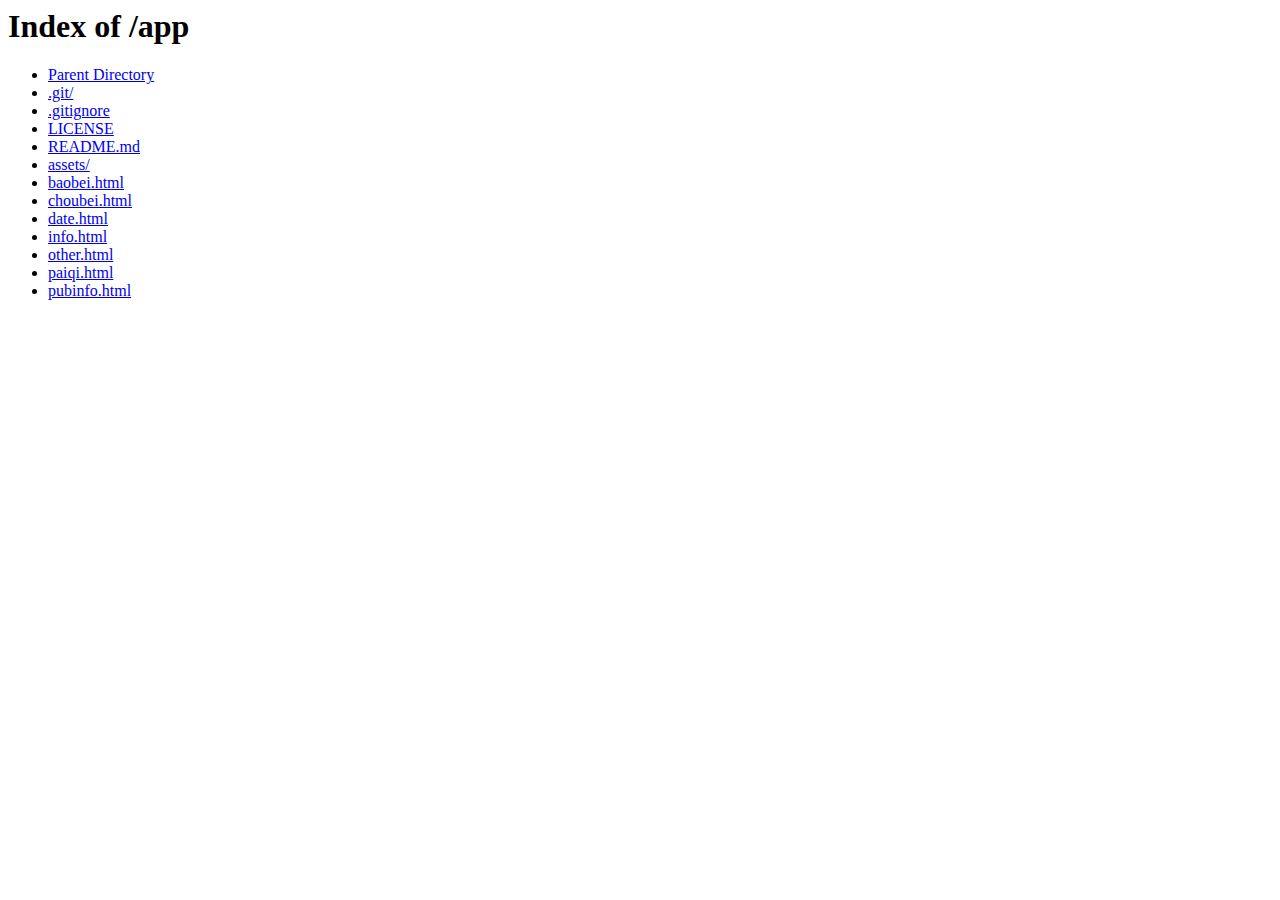
<file: index.html>
<!DOCTYPE html PUBLIC "-//W3C//DTD HTML 3.2 Final//EN">
<!-- saved from url=(0033)http://workspace.wushuyi.com/app/ -->
<html><head><meta http-equiv="Content-Type" content="text/html; charset=UTF-8">
  <title>Index of /app</title>
 </head>
 <body>
<h1>Index of /app</h1>
<ul><li><a href="http://workspace.wushuyi.com/"> Parent Directory</a></li>
<li><a href="http://workspace.wushuyi.com/app/.git/"> .git/</a></li>
<li><a href="http://workspace.wushuyi.com/app/.gitignore"> .gitignore</a></li>
<li><a href="http://workspace.wushuyi.com/app/LICENSE"> LICENSE</a></li>
<li><a href="http://workspace.wushuyi.com/app/README.md"> README.md</a></li>
<li><a href="http://workspace.wushuyi.com/app/assets/"> assets/</a></li>
<li><a href="http://workspace.wushuyi.com/app/baobei.html"> baobei.html</a></li>
<li><a href="http://workspace.wushuyi.com/app/choubei.html"> choubei.html</a></li>
<li><a href="http://workspace.wushuyi.com/app/date.html"> date.html</a></li>
<li><a href="http://workspace.wushuyi.com/app/info.html"> info.html</a></li>
<li><a href="http://workspace.wushuyi.com/app/other.html"> other.html</a></li>
<li><a href="http://workspace.wushuyi.com/app/paiqi.html"> paiqi.html</a></li>
<li><a href="http://workspace.wushuyi.com/app/pubinfo.html"> pubinfo.html</a></li>
</ul>

</body></html>
</file>
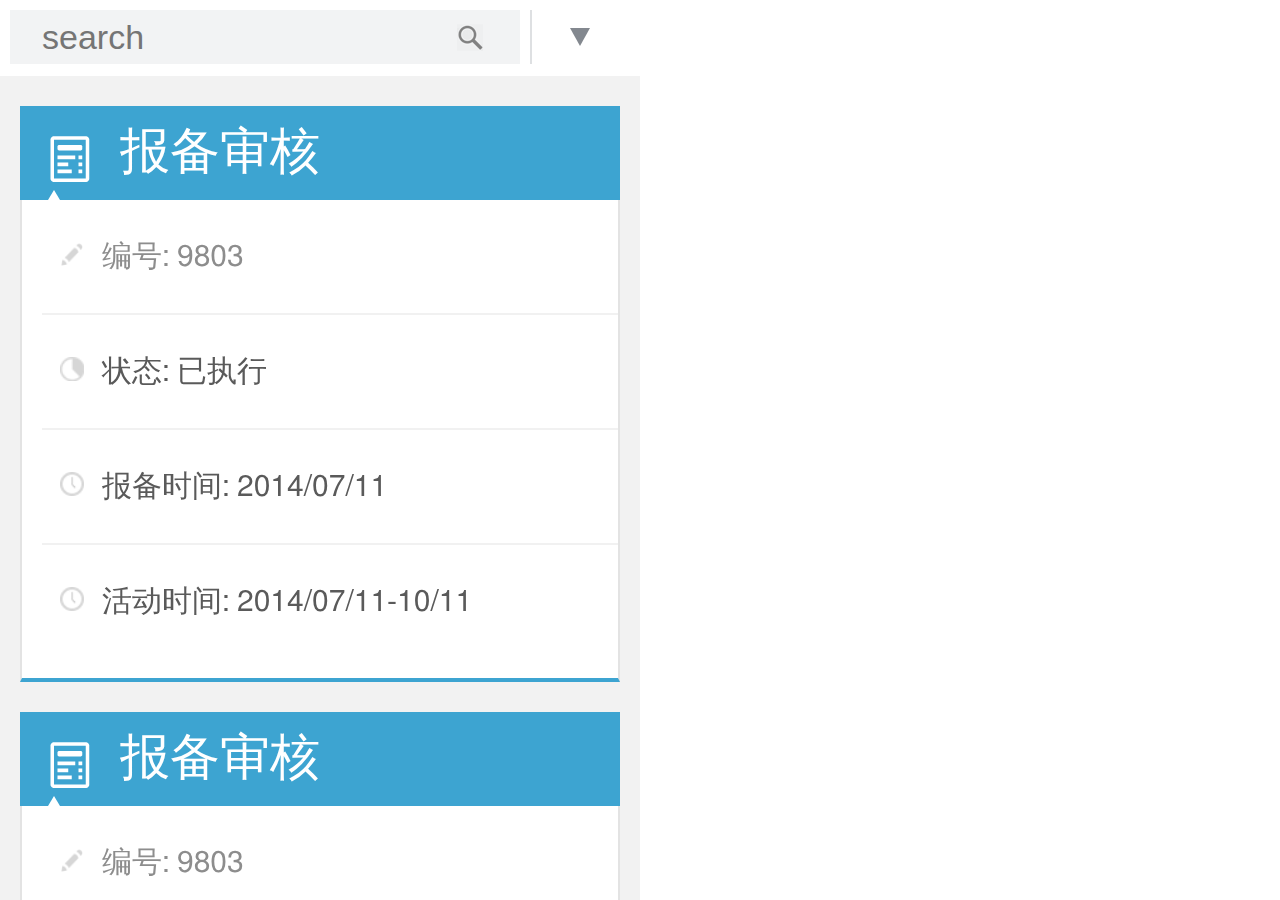
<file: baobei.html>
<!doctype html>
<!--[if lt IE 7 ]> <html class="ie ie6 ie-lt10 ie-lt9 ie-lt8 ie-lt7 no-js" lang="en"> <![endif]-->
<!--[if IE 7 ]>    <html class="ie ie7 ie-lt10 ie-lt9 ie-lt8 no-js" lang="en"> <![endif]-->
<!--[if IE 8 ]>    <html class="ie ie8 ie-lt10 ie-lt9 no-js" lang="en"> <![endif]-->
<!--[if IE 9 ]>    <html class="ie ie9 ie-lt10 no-js" lang="en"> <![endif]-->
<!--[if gt IE 9]><!-->
<html class="no-js" lang="en">
	<!--<![endif]-->
	<head>
		<meta charset="utf-8">
		<meta http-equiv="X-UA-Compatible" content="IE=edge,chrome=1">
		<title></title>
		<meta name="author" content="shuyi.wu" />
		<meta name="Copyright" content="wangfan" />
		<meta name="viewport" id="viewport" content="user-scalable=no">
		
		<link rel="stylesheet" href="assets/css/reset.css" />
		<link rel="stylesheet" href="assets/css/style.css" />
		<meta name="viewport" content="width=640, target-densitydpi=device-dpi, user-scalable=no">
		<script src="assets/js/libs/adapt_version_1.3.js"></script>
		<script src="assets/js/libs/prefixfree-1.0.7.min.js"></script>
		<script src="assets/js/libs/modernizr-2.8.2.min.js"></script>
		<script>
			window.pgName = 'baobei';
		</script>
	</head>
	<body>
		
		<div class="wrapper">
			<div id="topBox">
				<div class="selectBox">
					<input class="searchValue" type="text" maxlength="30" placeholder="search" name="searchValue" />
					<button class="searchSubmit" type="submit"></button>
				</div>
				<div class="nav">
					<div class="navPop">
						<ul>
							<li class="tit_date">排期</li>
							<li class="tit_choubei">筹备表</li>
							<li class="tit_baobei">报备</li>
							<li class="tit_other">其它</li>
						</ul>
					</div>
				</div>
			</div>
			<div id="center">
				<div class="scroll">
					<div class="msg msgBaobei">
						<div class="msgTit">报备审核</div>
						<ul>
							<li class="iconPen light">编号: 9803</li>
							<li class="iconStats">状态: 已执行</li>
							<li class="iconClock">报备时间: 2014/07/11</li>
							<li class="iconClock">活动时间: 2014/07/11-10/11</li>
						</ul>
					</div>
					<div class="msg msgBaobei">
						<div class="msgTit">报备审核</div>
						<ul>
							<li class="iconPen light">编号: 9803</li>
							<li class="iconStats">状态: 已执行</li>
							<li class="iconClock">报备时间: 2014/07/11</li>
							<li class="iconClock">活动时间: 2014/07/11-10/11</li>
						</ul>
					</div>
					<div class="msg msgBaobei">
						<div class="msgTit">报备审核</div>
						<ul>
							<li class="iconPen light">编号: 9803</li>
							<li class="iconStats">状态: 已执行</li>
							<li class="iconClock">报备时间: 2014/07/11</li>
							<li class="iconClock">活动时间: 2014/07/11-10/11</li>
						</ul>
					</div>
					<div class="msg msgBaobei">
						<div class="msgTit">报备审核</div>
						<ul>
							<li class="iconPen light">编号: 9803</li>
							<li class="iconStats">状态: 已执行</li>
							<li class="iconClock">报备时间: 2014/07/11</li>
							<li class="iconClock">活动时间: 2014/07/11-10/11</li>
						</ul>
					</div>
				</div>
			</div>
		</div>
		<script src="assets/js/libs/jquery-1.11.1.min.js"></script>
		<script src="assets/js/libs/iscroll-5.1.1.min.js"></script>
		<script src="assets/js/functions.js"></script>
	</body>
</html>
</file>
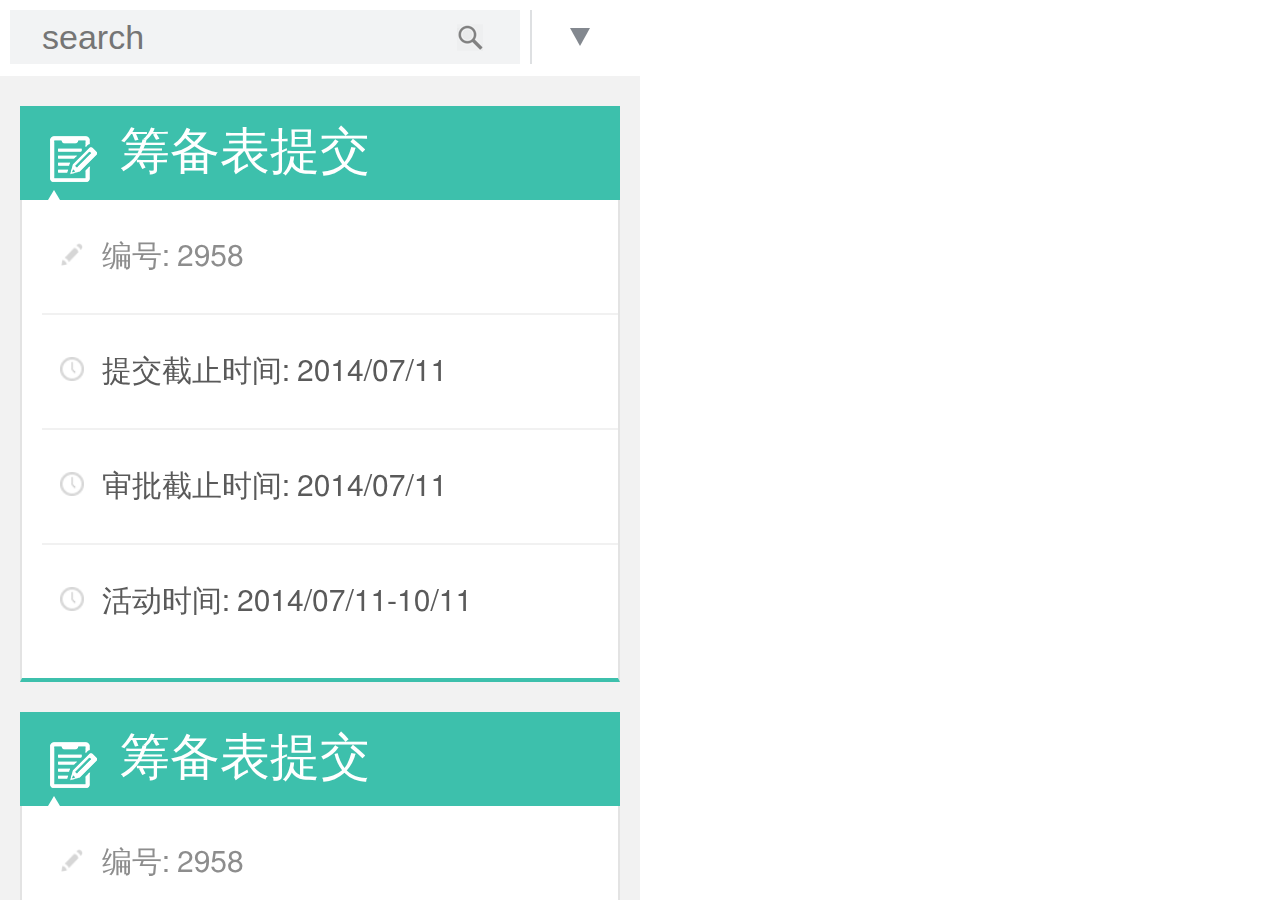
<file: choubei.html>
<!doctype html>
<!--[if lt IE 7 ]> <html class="ie ie6 ie-lt10 ie-lt9 ie-lt8 ie-lt7 no-js" lang="en"> <![endif]-->
<!--[if IE 7 ]>    <html class="ie ie7 ie-lt10 ie-lt9 ie-lt8 no-js" lang="en"> <![endif]-->
<!--[if IE 8 ]>    <html class="ie ie8 ie-lt10 ie-lt9 no-js" lang="en"> <![endif]-->
<!--[if IE 9 ]>    <html class="ie ie9 ie-lt10 no-js" lang="en"> <![endif]-->
<!--[if gt IE 9]><!-->
<html class="no-js" lang="en">
	<!--<![endif]-->
	<head>
		<meta charset="utf-8">
		<meta http-equiv="X-UA-Compatible" content="IE=edge,chrome=1">
		<title></title>
		<meta name="author" content="shuyi.wu" />
		<meta name="Copyright" content="wangfan" />
		<meta name="viewport" id="viewport" content="user-scalable=no">
		
		<link rel="stylesheet" href="assets/css/reset.css" />
		<link rel="stylesheet" href="assets/css/style.css" />
		<meta name="viewport" content="width=640, target-densitydpi=device-dpi, user-scalable=no">
		<script src="assets/js/libs/adapt_version_1.3.js"></script>
		<script src="assets/js/libs/prefixfree-1.0.7.min.js"></script>
		<script src="assets/js/libs/modernizr-2.8.2.min.js"></script>
		<script>
			window.pgName = 'choubei';
		</script>
	</head>
	<body>
		
		<div class="wrapper">
			<div id="topBox">
				<div class="selectBox">
					<input class="searchValue" type="text" maxlength="30" placeholder="search" name="searchValue" />
					<button class="searchSubmit" type="submit"></button>
				</div>
				<div class="nav">
					<div class="navPop">
						<ul>
							<li class="tit_date">排期</li>
							<li class="tit_choubei">筹备表</li>
							<li class="tit_baobei">报备</li>
							<li class="tit_other">其它</li>
						</ul>
					</div>
				</div>
			</div>
			<div id="center">
				<div class="scroll">
					<div class="msg msgChoubei">
						<div class="msgTit">筹备表提交</div>
						<ul>
							<li class="iconPen light">编号: 2958</li>
							<li class="iconClock">提交截止时间: 2014/07/11</li>
							<li class="iconClock">审批截止时间: 2014/07/11</li>
							<li class="iconClock">活动时间: 2014/07/11-10/11</li>
						</ul>
					</div>
					<div class="msg msgChoubei">
						<div class="msgTit">筹备表提交</div>
						<ul>
							<li class="iconPen light">编号: 2958</li>
							<li class="iconClock">提交截止时间: 2014/07/11</li>
							<li class="iconClock">审批截止时间: 2014/07/11</li>
							<li class="iconClock">活动时间: 2014/07/11-10/11</li>
						</ul>
					</div>
					<div class="msg msgChoubei">
						<div class="msgTit">筹备表提交</div>
						<ul>
							<li class="iconPen light">编号: 2958</li>
							<li class="iconClock">提交截止时间: 2014/07/11</li>
							<li class="iconClock">审批截止时间: 2014/07/11</li>
							<li class="iconClock">活动时间: 2014/07/11-10/11</li>
						</ul>
					</div>
					<div class="msg msgChoubei">
						<div class="msgTit">筹备表提交</div>
						<ul>
							<li class="iconPen light">编号: 2958</li>
							<li class="iconClock">提交截止时间: 2014/07/11</li>
							<li class="iconClock">审批截止时间: 2014/07/11</li>
							<li class="iconClock">活动时间: 2014/07/11-10/11</li>
						</ul>
					</div>
				</div>
			</div>
		</div>
		<script src="assets/js/libs/jquery-1.11.1.min.js"></script>
		<script src="assets/js/libs/iscroll-5.1.1.min.js"></script>
		<script src="assets/js/functions.js"></script>
	</body>
</html>
</file>
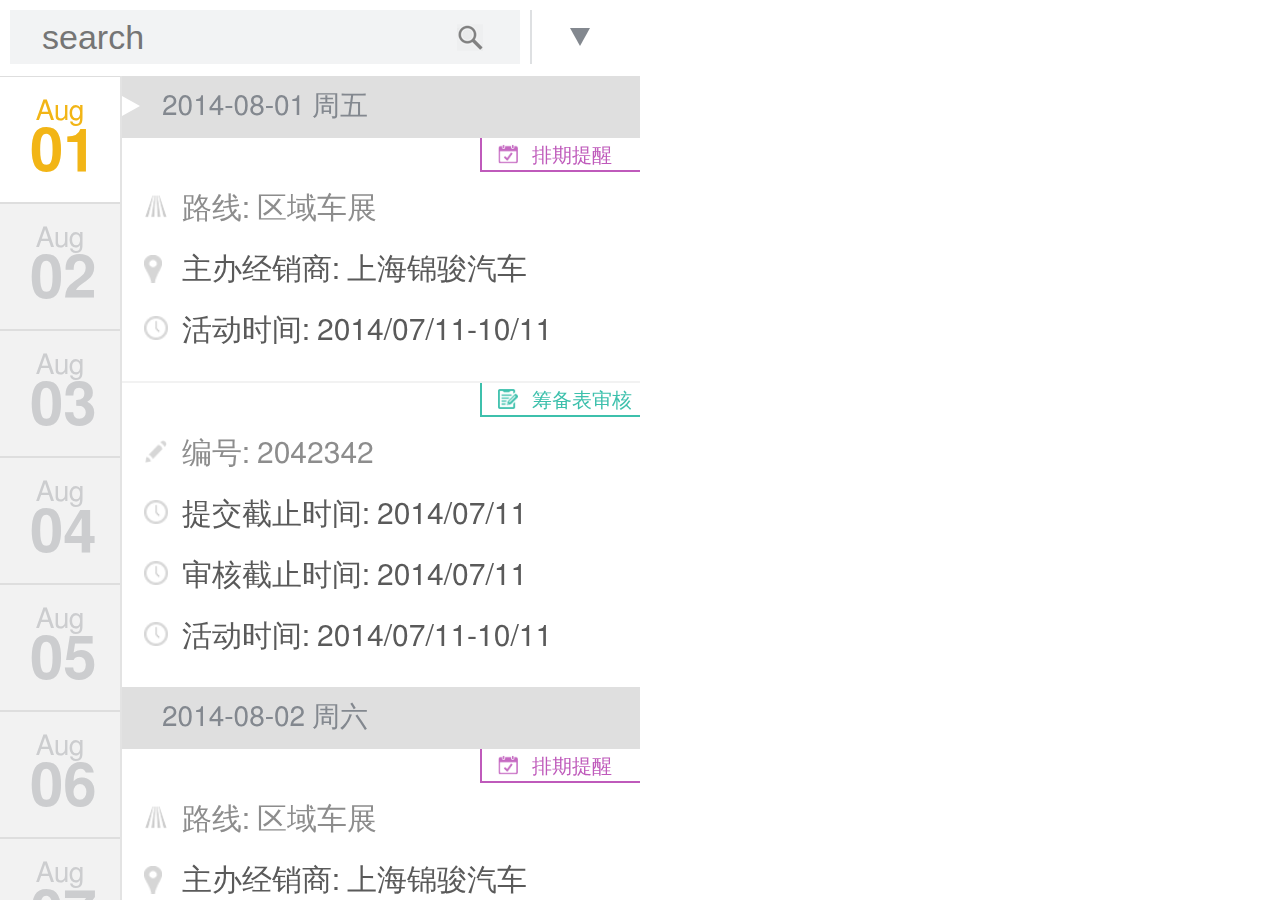
<file: date.html>
<!doctype html>
<!--[if lt IE 7 ]> <html class="ie ie6 ie-lt10 ie-lt9 ie-lt8 ie-lt7 no-js" lang="en"> <![endif]-->
<!--[if IE 7 ]>    <html class="ie ie7 ie-lt10 ie-lt9 ie-lt8 no-js" lang="en"> <![endif]-->
<!--[if IE 8 ]>    <html class="ie ie8 ie-lt10 ie-lt9 no-js" lang="en"> <![endif]-->
<!--[if IE 9 ]>    <html class="ie ie9 ie-lt10 no-js" lang="en"> <![endif]-->
<!--[if gt IE 9]><!-->
<html class="no-js" lang="en">
	<!--<![endif]-->
	<head>
		<meta charset="utf-8">
		<meta http-equiv="X-UA-Compatible" content="IE=edge,chrome=1">
		<title></title>
		<meta name="author" content="shuyi.wu" />
		<meta name="Copyright" content="wangfan" />
		<meta name="viewport" id="viewport" content="user-scalable=no">
		
		<link rel="stylesheet" href="assets/css/reset.css" />
		<link rel="stylesheet" href="assets/css/style.css" />
		<meta name="viewport" content="width=640, target-densitydpi=device-dpi, user-scalable=no">
		<script src="assets/js/libs/adapt_version_1.3.js"></script>
		<script src="assets/js/libs/prefixfree-1.0.7.min.js"></script>
		<script src="assets/js/libs/modernizr-2.8.2.min.js"></script>
		<script>
			window.pgName = 'date';
		</script>
	</head>
	<body>
	<div class="wrapper">
		<div id="topBox">
			<div class="selectBox">
				<input class="searchValue" type="text" maxlength="30" placeholder="search" name="searchValue" />
				<button class="searchSubmit" type="submit"></button>
			</div>
			<div class="nav">
				<div class="navPop">
					<ul>
						<li class="tit_date">排期</li>
						<li class="tit_choubei">筹备表</li>
						<li class="tit_baobei">报备</li>
						<li class="tit_other">其它</li>
					</ul>
				</div>
			</div>
		</div>
		<div id="center">
			<div id="dateLeft">
				<div class="scroll"></div>
			</div>
			<div id="dateRight">
				<div class="scroll">
					<!--
					<div class="msg msgDate">
						<div class="msgTit">2014-07-21 周一</div>
						<div class="pqtx">
							<div class="tit">排期提醒</div>
							<ul>
								<li class="iconLine light">路线: 区域车展D</li>
								<li class="iconAddr">主办经销商: 上海锦骏汽车</li>
								<li class="iconClock">活动时间: 2014/07/11-10/11</li>
							</ul>
						</div>
						<div class="cbbsh">
							<div class="tit">筹备表审核</div>
							<ul>
								<li class="iconPen light">编号: 2042342</li>
								<li class="iconClock">提交截止时间: 2014/07/11</li>
								<li class="iconClock">审核截止时间: 2014/07/11</li>
								<li class="iconClock">活动时间: 2014/07/11-10/11</li>
							</ul>
						</div>
					</div>
					-->
				</div>
			</div>
		</div>
	</div>
	<script src="assets/js/libs/jquery-1.11.1.min.js"></script>
	<script src="assets/js/libs/iscroll-probe.js"></script>
	<script src="assets/js/libs/xdate.js"></script>
	<script src="assets/js/functions.js"></script>
	</body>
	</html>
</file>
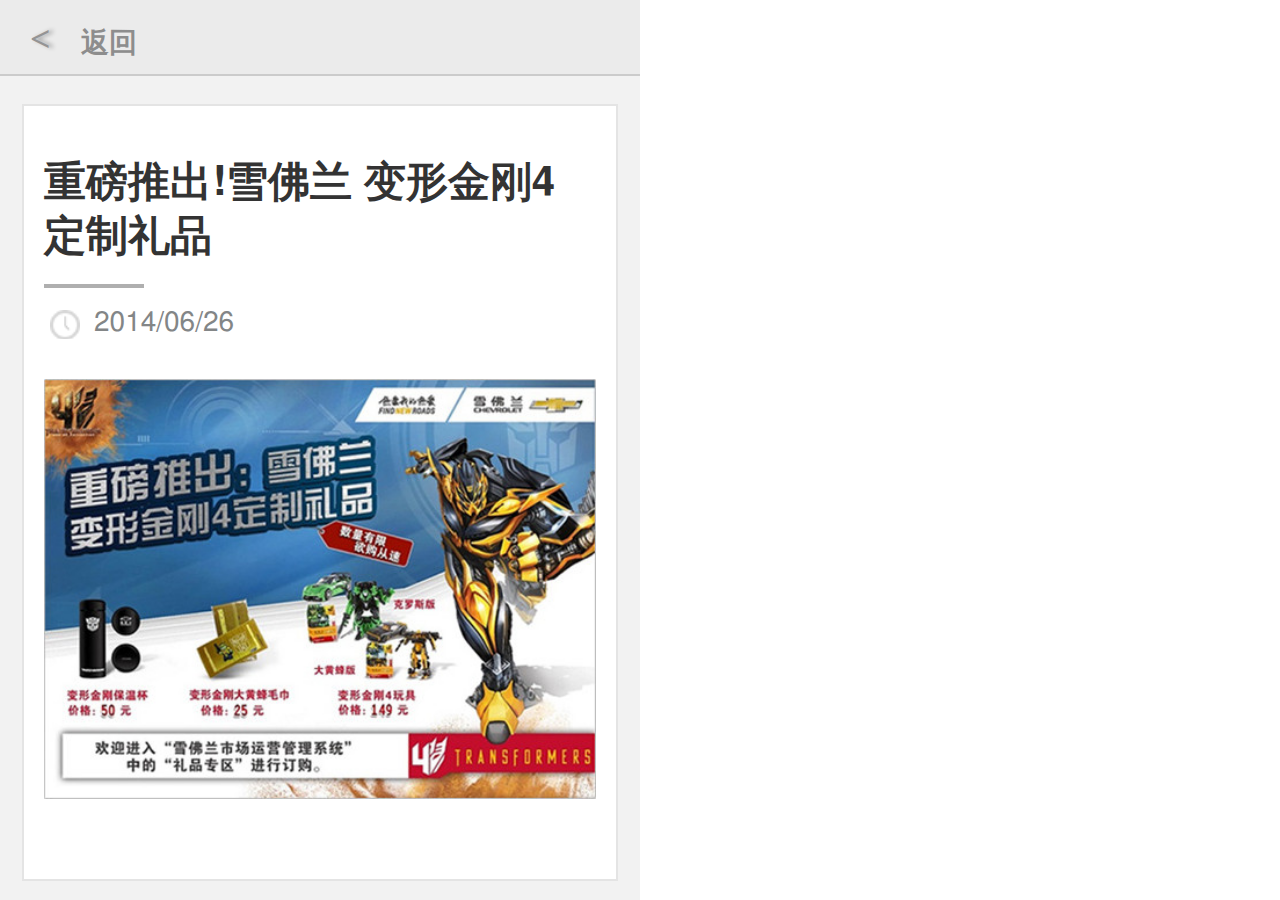
<file: info.html>
<!doctype html>
<!--[if lt IE 7 ]> <html class="ie ie6 ie-lt10 ie-lt9 ie-lt8 ie-lt7 no-js" lang="en"> <![endif]-->
<!--[if IE 7 ]>    <html class="ie ie7 ie-lt10 ie-lt9 ie-lt8 no-js" lang="en"> <![endif]-->
<!--[if IE 8 ]>    <html class="ie ie8 ie-lt10 ie-lt9 no-js" lang="en"> <![endif]-->
<!--[if IE 9 ]>    <html class="ie ie9 ie-lt10 no-js" lang="en"> <![endif]-->
<!--[if gt IE 9]><!-->
<html class="no-js" lang="en">
	<!--<![endif]-->
	<head>
		<meta charset="utf-8">
		<meta http-equiv="X-UA-Compatible" content="IE=edge,chrome=1">
		<title></title>
		<meta name="author" content="shuyi.wu" />
		<meta name="Copyright" content="wangfan" />
		<meta name="viewport" id="viewport" content="user-scalable=no">
		
		<link rel="stylesheet" href="assets/css/reset.css" />
		<link rel="stylesheet" href="assets/css/info.css" />
		<meta name="viewport" content="width=640, target-densitydpi=device-dpi, user-scalable=no">
		<script src="assets/js/libs/adapt_version_1.3.js"></script>
		<script src="assets/js/libs/prefixfree-1.0.7.min.js"></script>
		<script src="assets/js/libs/modernizr-2.8.2.min.js"></script>
		<script>
			window.pgName = 'info';
		</script>
	</head>
	<body>
		<div class="wrapper">
			<div id="topBox">
				<div class="goback">
					<span class="icon"><</span>
					<h4>返回</h4>
				</div>
			</div>
			<div id="center">
				<div class="scroll">
					<div class="info_main">
						<h1 class="info_title">重磅推出!雪佛兰 变形金刚4 定制礼品</h1>
						<h2 class="info_date">2014/06/26</h2>
						<div class="info_center">
							<img style="display: block; margin: 0 auto; width: 100%;" src="assets/image/info_img.jpg" />
						</div>
					</div>
				</div>
			</div>
		</div>
		<script src="assets/js/libs/jquery-1.11.1.min.js"></script>
		<script src="assets/js/libs/iscroll-5.1.1.min.js"></script>
		<script src="assets/js/functions.js"></script>
	</body>
</html>
</file>
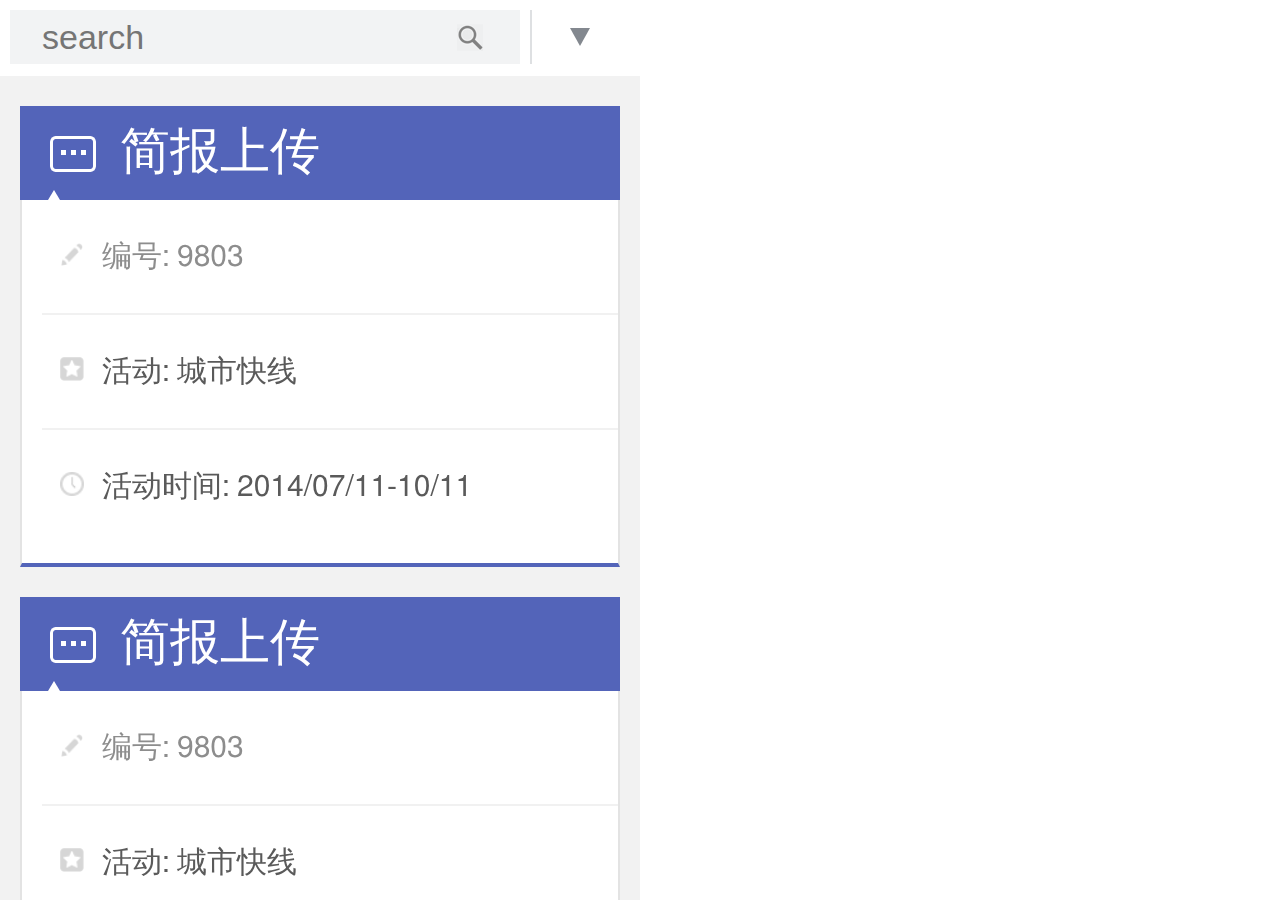
<file: other.html>
<!doctype html>
<!--[if lt IE 7 ]> <html class="ie ie6 ie-lt10 ie-lt9 ie-lt8 ie-lt7 no-js" lang="en"> <![endif]-->
<!--[if IE 7 ]>    <html class="ie ie7 ie-lt10 ie-lt9 ie-lt8 no-js" lang="en"> <![endif]-->
<!--[if IE 8 ]>    <html class="ie ie8 ie-lt10 ie-lt9 no-js" lang="en"> <![endif]-->
<!--[if IE 9 ]>    <html class="ie ie9 ie-lt10 no-js" lang="en"> <![endif]-->
<!--[if gt IE 9]><!-->
<html class="no-js" lang="en">
	<!--<![endif]-->
	<head>
		<meta charset="utf-8">
		<meta http-equiv="X-UA-Compatible" content="IE=edge,chrome=1">
		<title></title>
		<meta name="author" content="shuyi.wu" />
		<meta name="Copyright" content="wangfan" />
		<meta name="viewport" id="viewport" content="user-scalable=no">
		
		<link rel="stylesheet" href="assets/css/reset.css" />
		<link rel="stylesheet" href="assets/css/style.css" />
		<meta name="viewport" content="width=640, target-densitydpi=device-dpi, user-scalable=no">
		<script src="assets/js/libs/adapt_version_1.3.js"></script>
		<script src="assets/js/libs/prefixfree-1.0.7.min.js"></script>
		<script src="assets/js/libs/modernizr-2.8.2.min.js"></script>
		<script>
			window.pgName = 'other';
		</script>
	</head>
	<body>
		
		<div class="wrapper">
			<div id="topBox">
				<div class="selectBox">
					<input class="searchValue" type="text" maxlength="30" placeholder="search" name="searchValue" />
					<button class="searchSubmit" type="submit"></button>
				</div>
				<div class="nav">
					<div class="navPop">
						<ul>
							<li class="tit_date">排期</li>
							<li class="tit_choubei">筹备表</li>
							<li class="tit_baobei">报备</li>
							<li class="tit_other">其它</li>
						</ul>
					</div>
				</div>
			</div>
			<div id="center">
				<div class="scroll">
				<div class="msg msgOther">
					<div class="msgTit">简报上传</div>
					<ul>
						<li class="iconPen light">编号: 9803</li>
						<li class="iconStar">活动: 城市快线</li>
						<li class="iconClock">活动时间: 2014/07/11-10/11</li>
					</ul>
				</div>
				<div class="msg msgOther">
					<div class="msgTit">简报上传</div>
					<ul>
						<li class="iconPen light">编号: 9803</li>
						<li class="iconStar">活动: 城市快线</li>
						<li class="iconClock">活动时间: 2014/07/11-10/11</li>
					</ul>
				</div>
				<div class="msg msgOther">
					<div class="msgTit">简报上传</div>
					<ul>
						<li class="iconPen light">编号: 9803</li>
						<li class="iconStar">活动: 城市快线</li>
						<li class="iconClock">活动时间: 2014/07/11-10/11</li>
					</ul>
				</div>
				</div>
			</div>
		</div>
		<script src="assets/js/libs/jquery-1.11.1.min.js"></script>
		<script src="assets/js/libs/iscroll-5.1.1.min.js"></script>
		<script src="assets/js/functions.js"></script>
	</body>
</html>
</file>
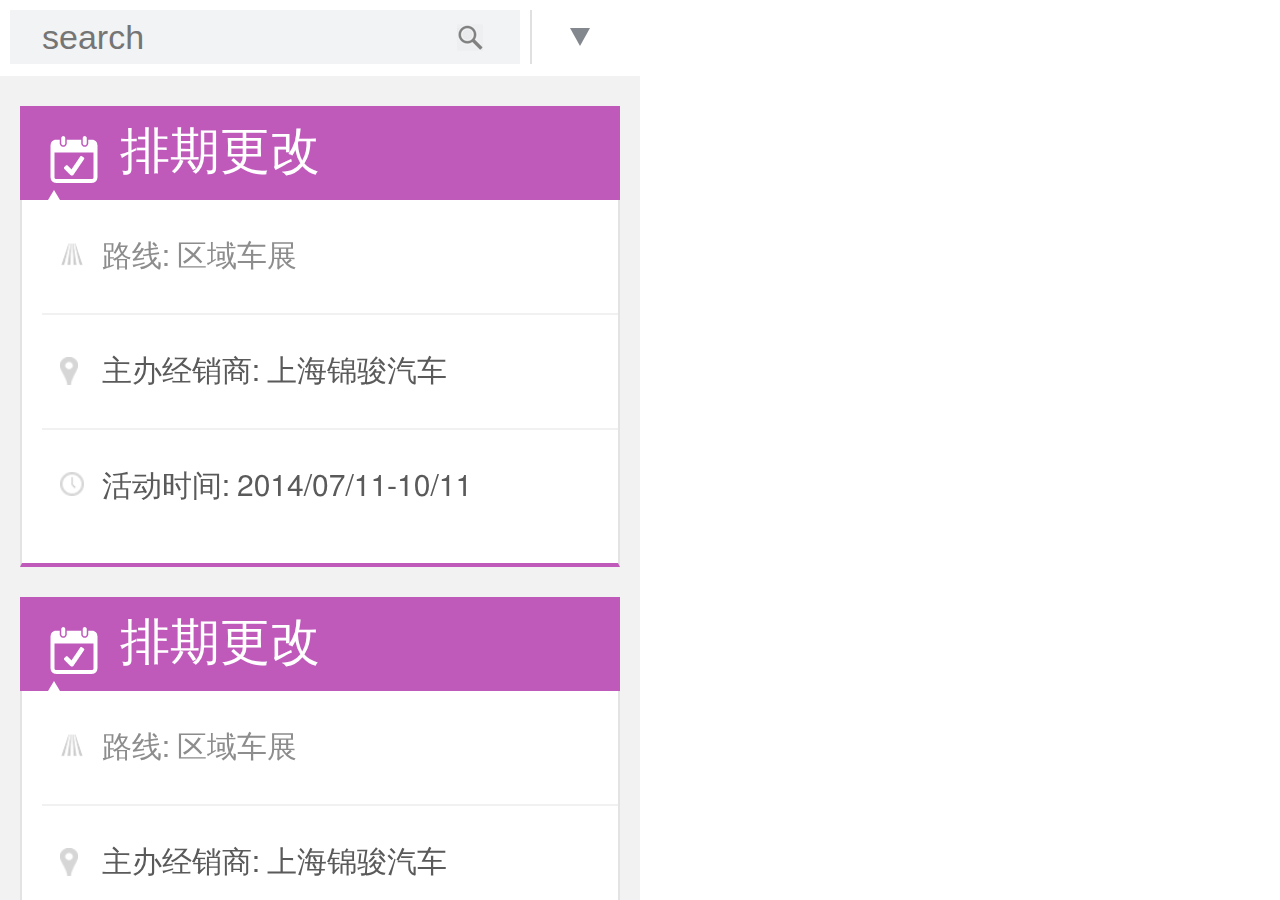
<file: paiqi.html>
<!doctype html>
<!--[if lt IE 7 ]> <html class="ie ie6 ie-lt10 ie-lt9 ie-lt8 ie-lt7 no-js" lang="en"> <![endif]-->
<!--[if IE 7 ]>    <html class="ie ie7 ie-lt10 ie-lt9 ie-lt8 no-js" lang="en"> <![endif]-->
<!--[if IE 8 ]>    <html class="ie ie8 ie-lt10 ie-lt9 no-js" lang="en"> <![endif]-->
<!--[if IE 9 ]>    <html class="ie ie9 ie-lt10 no-js" lang="en"> <![endif]-->
<!--[if gt IE 9]><!-->
<html class="no-js" lang="en">
	<!--<![endif]-->
	<head>
		<meta charset="utf-8">
		<meta http-equiv="X-UA-Compatible" content="IE=edge,chrome=1">
		<title></title>
		<meta name="author" content="shuyi.wu" />
		<meta name="Copyright" content="wangfan" />
		<meta name="viewport" id="viewport" content="user-scalable=no">
		
		<link rel="stylesheet" href="assets/css/reset.css" />
		<link rel="stylesheet" href="assets/css/style.css" />
		<meta name="viewport" content="width=640, target-densitydpi=device-dpi, user-scalable=no">
		<script src="assets/js/libs/adapt_version_1.3.js"></script>
		<script src="assets/js/libs/prefixfree-1.0.7.min.js"></script>
		<script src="assets/js/libs/modernizr-2.8.2.min.js"></script>
		<script>
			window.pgName = 'paiqi';
		</script>
	</head>
	<body>
		
		<div class="wrapper">
			<div id="topBox">
				<div class="selectBox">
					<input class="searchValue" type="text" maxlength="30" placeholder="search" name="searchValue" />
					<button class="searchSubmit" type="submit"></button>
				</div>
				<div class="nav">
					<div class="navPop">
						<ul>
							<li class="tit_date">排期</li>
							<li class="tit_choubei">筹备表</li>
							<li class="tit_baobei">报备</li>
							<li class="tit_other">其它</li>
						</ul>
					</div>
				</div>
			</div>
			<div id="center">
				<div class="scroll">
					<div class="msg msgPaiqi">
						<div class="msgTit">排期更改</div>
						<ul>
							<li class="iconLine light">路线: 区域车展</li>
							<li class="iconAddr">主办经销商: 上海锦骏汽车</li>
							<li class="iconClock">活动时间: 2014/07/11-10/11</li>
						</ul>
					</div>
					<div class="msg msgPaiqi">
						<div class="msgTit">排期更改</div>
						<ul>
							<li class="iconLine light">路线: 区域车展</li>
							<li class="iconAddr">主办经销商: 上海锦骏汽车</li>
							<li class="iconClock">活动时间: 2014/07/11-10/11</li>
						</ul>
					</div>
					<div class="msg msgPaiqi">
						<div class="msgTit">排期更改</div>
						<ul>
							<li class="iconLine light">路线: 区域车展</li>
							<li class="iconAddr">主办经销商: 上海锦骏汽车</li>
							<li class="iconClock">活动时间: 2014/07/11-10/11</li>
						</ul>
					</div>
					<div class="msg msgPaiqi">
						<div class="msgTit">排期更改</div>
						<ul>
							<li class="iconLine light">路线: 区域车展</li>
							<li class="iconAddr">主办经销商: 上海锦骏汽车</li>
							<li class="iconClock">活动时间: 2014/07/11-10/11</li>
						</ul>
					</div>
				</div>
			</div>
		</div>
		<script src="assets/js/libs/jquery-1.11.1.min.js"></script>
		<script src="assets/js/libs/iscroll-5.1.1.min.js"></script>
		<script src="assets/js/functions.js"></script>
	</body>
</html>
</file>
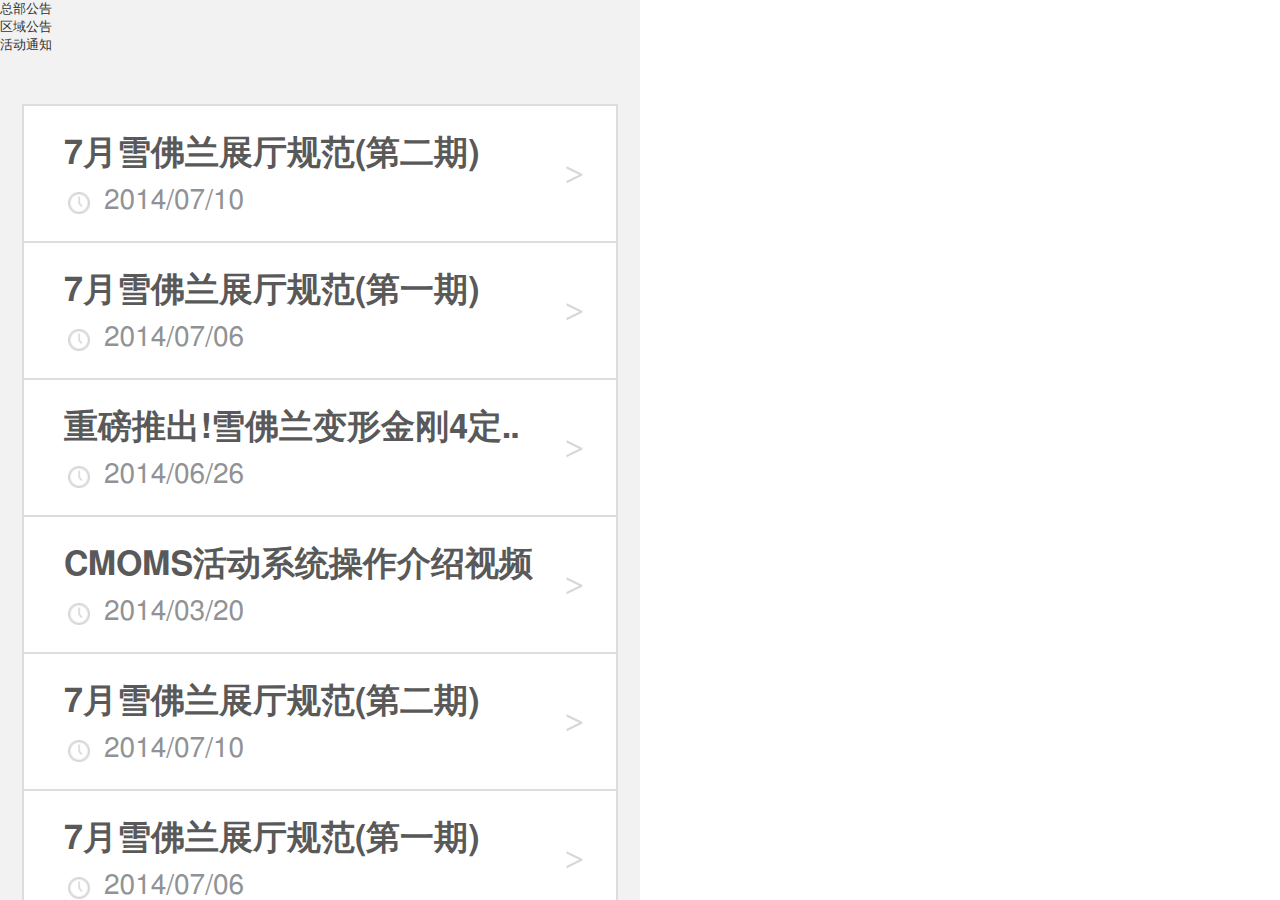
<file: pubinfo.html>
<!doctype html>
<!--[if lt IE 7 ]> <html class="ie ie6 ie-lt10 ie-lt9 ie-lt8 ie-lt7 no-js" lang="en"> <![endif]-->
<!--[if IE 7 ]>    <html class="ie ie7 ie-lt10 ie-lt9 ie-lt8 no-js" lang="en"> <![endif]-->
<!--[if IE 8 ]>    <html class="ie ie8 ie-lt10 ie-lt9 no-js" lang="en"> <![endif]-->
<!--[if IE 9 ]>    <html class="ie ie9 ie-lt10 no-js" lang="en"> <![endif]-->
<!--[if gt IE 9]><!-->
<html class="no-js" lang="en">
	<!--<![endif]-->
	<head>
		<meta charset="utf-8">
		<meta http-equiv="X-UA-Compatible" content="IE=edge,chrome=1">
		<title></title>
		<meta name="author" content="shuyi.wu" />
		<meta name="Copyright" content="wangfan" />
		<meta name="viewport" id="viewport" content="user-scalable=no">
		
		<link rel="stylesheet" href="assets/css/reset.css" />
		<link rel="stylesheet" href="assets/css/pubinfo.css" />
		<meta name="viewport" content="width=640, target-densitydpi=device-dpi, user-scalable=no">
		<script src="assets/js/libs/adapt_version_1.3.js"></script>
		<script src="assets/js/libs/prefixfree-1.0.7.min.js"></script>
		<script src="assets/js/libs/modernizr-2.8.2.min.js"></script>
		<script>
			window.pgName = 'pubinfo';
		</script>
	</head>
	<body>
		<div class="wrapper">
			<div id="topNav">
				<div class="nav">
					<ul>
						<li class="active">总部公告</li>
						<li>区域公告</li>
						<li>活动通知</li>
					</ul>
				</div>
			</div>
			<div id="center">
				<div class="scroll">
					<ul class="mainList">
						<li>
							<h2 class="title">7月雪佛兰展厅规范(第二期)</h2>
							<h3 class="date">2014/07/10</h3>
							<span class="icon">></span>
							<a class="full" href="info.html"></a>
						</li>
						<li>
							<h2 class="title">7月雪佛兰展厅规范(第一期)</h2>
							<h3 class="date">2014/07/06</h3>
							<span class="icon">></span>
							<a class="full" href="info.html"></a>
						</li>
						<li>
							<h2 class="title">重磅推出!雪佛兰变形金刚4定..</h2>
							<h3 class="date">2014/06/26</h3>
							<span class="icon">></span>
							<a class="full" href="info.html"></a>
						</li>
						<li>
							<h2 class="title">CMOMS活动系统操作介绍视频</h2>
							<h3 class="date">2014/03/20</h3>
							<span class="icon">></span>
							<a class="full" href="info.html"></a>
						</li>
						<li>
							<h2 class="title">7月雪佛兰展厅规范(第二期)</h2>
							<h3 class="date">2014/07/10</h3>
							<span class="icon">></span>
							<a class="full" href="info.html"></a>
						</li>
						<li>
							<h2 class="title">7月雪佛兰展厅规范(第一期)</h2>
							<h3 class="date">2014/07/06</h3>
							<span class="icon">></span>
							<a class="full" href="info.html"></a>
						</li>
						<li>
							<h2 class="title">重磅推出!雪佛兰变形金刚4定..</h2>
							<h3 class="date">2014/06/26</h3>
							<span class="icon">></span>
							<a class="full" href="info.html"></a>
						</li>
						<li>
							<h2 class="title">CMOMS活动系统操作介绍视频</h2>
							<h3 class="date">2014/03/20</h3>
							<span class="icon">></span>
							<a class="full" href="info.html"></a>
						</li>
						<li>
							<h2 class="title">7月雪佛兰展厅规范(第二期)</h2>
							<h3 class="date">2014/07/10</h3>
							<span class="icon">></span>
							<a class="full" href="info.html"></a>
						</li>
						<li>
							<h2 class="title">7月雪佛兰展厅规范(第一期)</h2>
							<h3 class="date">2014/07/06</h3>
							<span class="icon">></span>
							<a class="full" href="info.html"></a>
						</li>
						<li>
							<h2 class="title">重磅推出!雪佛兰变形金刚4定..</h2>
							<h3 class="date">2014/06/26</h3>
							<span class="icon">></span>
							<a class="full" href="info.html"></a>
						</li>
						<li>
							<h2 class="title">CMOMS活动系统操作介绍视频</h2>
							<h3 class="date">2014/03/20</h3>
							<span class="icon">></span>
							<a class="full" href="info.html"></a>
						</li>
					</ul>
				</div>
			</div>
		</div>
		<script src="assets/js/libs/jquery-1.11.1.min.js"></script>
		<script src="assets/js/libs/iscroll-5.1.1.min.js"></script>
		<script src="assets/js/functions.js"></script>
	</body>
</html>
</file>
<file: assets/css/style.css>
/* A Linux- and Windows-friendly sans-serif font stack: http://prospects.mhurrell.co.uk/post/updating-the-helvetica-font-stack */
body {font: 13px Helmet, Freesans, sans-serif;}

/* Using local fonts? Check out Font Squirrel's webfont generator: http://www.fontsquirrel.com/tools/webfont-generator */

/* We like off-black for text. */
body, select, input, textarea {color: #333;}

a {color: #03f;}
a:hover {color: #69f;}

/* Custom text-selection colors (remove any text shadows: http://twitter.com/miketaylr/status/12228805301) */
::-moz-selection{background-color: transparent; text-shadow: none;}
::selection {background-color: transparent; text-shadow: none;} 

/*	j.mp/webkit-tap-highlight-color */
a:link {-webkit-tap-highlight-color: #fcd700;} 

ins {background-color: #fcd700; color: #000; text-decoration: none;}
mark {background-color: #fcd700; color: #000; font-style: italic; font-weight: bold;}

/* Mozilla dosen't style place holders by default */
input:-moz-placeholder { color:#a9a9a9; }
textarea:-moz-placeholder { color:#a9a9a9; }

/*
 * main style
 * -----------------------------*/
body{
	width: 640px;
}
.wrapper{
	width: 640px;
	background-color: #F2F2F2;
	position: absolute;
	top: 0;
	left: 0;
	bottom: 0;
}
#topBox{
	width: 640px;
	height: 76px;
	position: absolute;
	top: 0px;
	background-color: #FFFFFF;
}
#topBox .selectBox{
	width: 510px;
	height: 54px;
	background-color: #F2F3F4;
	float: left;
	margin-top: 10px;
	margin-left: 10px;
}
#topBox .searchValue{
	width: 410px;
	height: 100%;
	border: none;
	float: left;
	background-color: #F2F3F4;
	font-size: 34px;
	text-indent: 30px;
}
#topBox .searchSubmit{
	width: 100px;
	height: 100%;
	float: right;
	border: none;
	background-image: url('../image/search.png');
	background-color: #F2F3F4;
	background-position: center center;
	background-repeat: no-repeat;
}
#topBox .nav{
	width: 100px;
	height: 54px;
	margin-right: 10px;
	margin-top: 10px;
	float: right;
	border-left:2px solid #DEE0E2;
	position: relative;
}
#topBox .nav:before{
	width: 14px;
	border-top: 18px solid #83888F;
	border-left: 10px solid transparent;
	border-right: 10px solid transparent;
	content: "";
	display: block;
	margin-top: 18px;
	margin-left: 38px;
	cursor: pointer;
	transition: transform linear .2s;
}
#topBox .nav.active:before{
	transform:rotate(180deg);
}
#topBox .navPop{
	position: absolute;
	top: 66px;
	right: 0px;
	z-index: 9999;
	display: none;
}
#topBox .navPop:before{
	width: 14px;
	border-bottom: 10px solid #848484;
	border-left: 8px solid transparent;
	border-right: 8px solid transparent;
	content: "";
	margin-left: 174px;
	display: block;
	cursor: pointer;
}
#topBox .navPop li{
	width: 222px;
	height: 80px;
	padding-left: 100px;
	padding-top: 22px;
	padding-bottom: 22px;
	background-color: #848484;
	border-bottom: 2px solid #A9A9A9;
	cursor: pointer;
	font-size: 32px;
	color: #FFFFFF;
	background-repeat: no-repeat;
	background-position: 34px 20px;
	background-size: 40px;
}
#topBox .navPop li.tit_date{
	background-image: url('../image/tit_date.png');
}
#topBox .navPop li.tit_choubei{
	background-image: url('../image/tit_choubei.png');
}
#topBox .navPop li.tit_baobei{
	background-image: url('../image/tit_baobei.png');
}
#topBox .navPop li.tit_other{
	background-image: url('../image/tit_other.png');
}
#topBox .navPop li:first-of-type{
	border-top-right-radius: 6px;
	border-top-left-radius: 6px;
}
#topBox .navPop li:last-of-type{
	border: none;
	border-bottom-right-radius: 6px;
	border-bottom-left-radius: 6px;
}
#center{
	width: 100%;
	position: absolute;
	top: 76px;
	bottom: 0px;
	overflow: hidden;
}
#center .scroll:after{
	content: "";
	display: block;
	width: 100%;
	height: 30px;
}
#center .msg{
	width: 600px;
	min-height: 10px;
	margin-top: 30px;
	margin-left: auto;
	margin-right: auto;
}
#center .msg:last-of-type{
	margin-bottom: 30px;
}
#center .msgTit{
	width: 100%;
	height: 94px;
	color: #FFFFFF;
	position: relative;
	font-size: 50px;
	line-height: 94px;
	padding-left: 100px;
	background-repeat: no-repeat;
	background-position: 30px 30px;
}
#center .msgTit:before{
	border-bottom: 10px solid #FFFFFF;
	border-left: 6px solid transparent;
	border-right: 6px solid transparent;
	content: "";
	display: block;
	position: absolute;
	bottom: 0px;
	left: 28px;
}
#center .msgOther .msgTit{
	background-color: #5364B9;
	background-image: url('../image/tit_other.png');	
}
#center .msgChoubei .msgTit{
	background-color: #3DC0AC;
	background-image: url('../image/tit_choubei.png');	
}
#center .msgBaobei .msgTit{
	background-color: #3DA4D1;
	background-image: url('../image/tit_baobei.png');	
}
#center .msgPaiqi .msgTit{
	background-color: #BF5ABB;
	background-image: url('../image/tit_date.png');	
}
#center .msg ul{
	background-color: #FFFFFF;
	border-left: 2px solid #E3E3E3;
	border-right: 2px solid #E3E3E3;
	padding-bottom: 20px;
	padding-left: 20px;
}
#center .msgOther ul{
	border-bottom: 4px solid #5364B9;
}
#center .msgChoubei ul{
	border-bottom: 4px solid #3DC0AC;
}
#center .msgBaobei ul{
	border-bottom: 4px solid #3DA4D1;
}
#center .msgPaiqi ul{
	border-bottom: 4px solid #BF5ABB;
}
#center .msg li{
	font-size: 30px;
	padding-top: 36px;
	padding-bottom: 36px;
	padding-right: 20px;
	border-bottom: 2px solid #F1F1F1;
	padding-left: 60px;
	color: #5A5A5A;
	background-position: 18px 42px;
	background-repeat: no-repeat;
	background-size: 24px 24px;
}
#center .msg li:last-of-type{
	border-bottom: none;
}
#center .msg li.light{
	color: #8D8D8D;
}
#center .msg li.iconPen{
	background-image: url('../image/pen.png');
}
#center .msg li.iconStar{
	background-image: url('../image/star.png');
}
#center .msg li.iconStats{
	background-image: url('../image/stats.png');
}
#center .msg li.iconClock{
	background-image: url('../image/clock.png');
}
#center .msg li.iconAddr{
	background-image: url('../image/addr.png');
	background-size: 18px 28px;
}
#center .msg li.iconLine{
	background-image: url('../image/line.png');
}

#dateLeft{
	width: 120px;
	position: absolute;
	top: 0;
	left: 0;
	bottom: 0;
	z-index: 2;
}
#dateLeft .scroll:after{
	height: 2px;
}
#dateRight{
	width: 520px;
	border-left: 2px solid #E3E3E3;
	position: absolute;
	top: 0;
	right: 0;
	bottom: 0;
	background-color: #FFFFFF;
}
#dateLeft li{
	padding-top: 20px;
	padding-left: 30px;
	padding-bottom: 24px;
	padding-right: 30px;
	border-top: 1px solid #DEDEDE;
	border-bottom: 1px solid #DEDEDE;
	cursor: pointer;
	position: relative;
}
#dateLeft .month{
	width: 60px;
	font-size: 28px;
	float: left;
	color: #CCCDCF;
	display: block;
	text-align: center;
}
#dateLeft .date{
	width: 60px;
	font-size: 60px;
	line-height: 50px;
	font-weight: bold;
	color: #CCCDCF;
	display: block;
	text-align: center;
}
#dateLeft li.active{
	background-color: #FFFFFF;
	cursor: default;
}
#dateLeft li.active .month, #dateLeft li.active .date{
	color: #F2B516;
}
#dateRight .msgDate{
	margin-top: 0px;
	width: 100%;
}
#dateRight .scroll:after{
	content: none;
}
#center .msgDate:last-of-type{
	margin-bottom: 0px;
}
#dateRight .msgDate .msgTit{
	width: 100%;
	height: 62px;
	color: #83888F;
	position: relative;
	font-size: 28px;
	line-height: 62px;
	padding-left: 40px;
	background-color: #DFDFDF;
	background-repeat: no-repeat;
	background-position: 30px 30px;	
}
#dateRight .msgDate.active .msgTit:after{
	border-left: 18px solid #FFFFFF;
	border-top: 10px solid transparent;
	border-bottom: 10px solid transparent;
	content: "";
	display: block;
	position: absolute;
	left: 0px;
	top: 20px;
	z-index: 3;
}
#center .msgDate .msgTit:before {
	content: none;
}
#center .msgDate ul{
	background-color: transparent;
	padding-bottom: 0px;
	padding-left: 0px;
	padding-top: 40px;
	padding-bottom: 20px;
	border-right: none;
	border-left: none;
}
#center .msgDate li{
	padding-top: 10px;
	padding-bottom: 10px;
	border-bottom: none;
	background-position: 22px 16px;
}
#center .pqtx {
	background-color: #FFFFFF;
}
#center .cbbsh{
	border-top: 2px solid #F2F2F2;
}
#center .tit{
	width: 160px;
	height: 34px;
	float: right;
	font-size: 20px;
	padding-top: 4px;
	padding-left: 50px;
	padding-bottom: 4px;
	background-repeat: no-repeat;
	background-size:  20px 20px;
	background-position: 16px 6px;
}
#center .pqtx .tit{
	border-left: 2px solid #BF5ABB;
	border-bottom: 2px solid #BF5ABB;
	color: #BF5ABB;
	background-image: url('../image/pqtx.png');
}
#center .cbbsh .tit{
	border-left: 2px solid #3DC0AC;
	border-bottom: 2px solid #3DC0AC;
	color: #3DC0AC;
	background-image: url('../image/cbbsh.png');
}

/* Media queries
-------------------------------------------------------------------------------*/

@media screen and (max-width: 480px) {


}



/* Print styles
-------------------------------------------------------------------------------*/
@media print {



}
</file>
<file: assets/css/info.css>
/* A Linux- and Windows-friendly sans-serif font stack: http://prospects.mhurrell.co.uk/post/updating-the-helvetica-font-stack */
body {font: 13px Helmet, Freesans, sans-serif;}

/* Using local fonts? Check out Font Squirrel's webfont generator: http://www.fontsquirrel.com/tools/webfont-generator */

/* We like off-black for text. */
body, select, input, textarea {color: #333;}

a {color: #03f;}
a:hover {color: #69f;}

/* Custom text-selection colors (remove any text shadows: http://twitter.com/miketaylr/status/12228805301) */
::-moz-selection{background-color: transparent; text-shadow: none;}
::selection {background-color: transparent; text-shadow: none;} 

/*	j.mp/webkit-tap-highlight-color */
a:link {-webkit-tap-highlight-color: #fcd700;} 

ins {background-color: #fcd700; color: #000; text-decoration: none;}
mark {background-color: #fcd700; color: #000; font-style: italic; font-weight: bold;}

/* Mozilla dosen't style place holders by default */
input:-moz-placeholder { color:#a9a9a9; }
textarea:-moz-placeholder { color:#a9a9a9; }

/*
 * main style
 * -----------------------------*/
body{
	width: 640px;
}
.wrapper{
	width: 640px;
	background-color: #F2F2F2;
	position: absolute;
	top: 0;
	left: 0;
	bottom: 0;
}
#topBox{
	position: absolute;
	top: 0;
	right: 0;
	left: 0;
	height: 76px;
	background-color: #EBEBEB;
	border-bottom: 2px solid #CBCBCB;
}
#topBox .goback{
	height: 100%;
	width: 25%;
	float: left;
	cursor: pointer;
}
#topBox .goback .icon{
	font-size: 36px;
	font-weight: bold;
	font-family: "黑体";
	text-shadow: 4px 0px 4px #949494;
	color: #949494;
	float: left;
	padding-top: 18px;
	padding-left: 30px;
}
#topBox h4{
	font-size: 28px;
	float: left;
	font-weight: bold;
	color: #8D8D8D;
	padding-top: 24px;
	padding-left: 30px;
}
#center{
	position: absolute;
	top: 104px;
	left: 22px;
	right: 22px;
	bottom: 0px;
	overflow: hidden;
}
#center .scroll:after{
	content: "";
	display: block;
	width: 100%;
	height: 30px;
}
#center .info_main{
	padding-top: 50px;
	padding-right: 20px;
	padding-left: 20px;
	padding-bottom: 80px;
	border: 2px solid #E4E4E4;
	background-color: #FFFFFF;
}
#center h1.info_title{
	font-size: 42px;
	font-weight: bold;
	line-height: 54px;
}
#center h1.info_title:after{
	content: "";
	display: block;
	width: 100px;
	height: 4px;
	background-color: #AFAFAF;
	margin-top: 20px;
	margin-bottom: 20px;
}
#center h2.info_date{
	font-size: 28px;
	padding-left: 50px;
	background-image: url('../image/clock.png');
	background-size: 30px;
	background-position: 6px 2px;
	background-repeat: no-repeat;
	color: #838687;
	margin-bottom: 40px;
}
#center .info_center{
	
}
</file>
<file: assets/css/pubinfo.css>
/* A Linux- and Windows-friendly sans-serif font stack: http://prospects.mhurrell.co.uk/post/updating-the-helvetica-font-stack */
body {font: 13px Helmet, Freesans, sans-serif;}

/* Using local fonts? Check out Font Squirrel's webfont generator: http://www.fontsquirrel.com/tools/webfont-generator */

/* We like off-black for text. */
body, select, input, textarea {color: #333;}

a {color: #03f;}
a:hover {color: #69f;}

/* Custom text-selection colors (remove any text shadows: http://twitter.com/miketaylr/status/12228805301) */
::-moz-selection{background-color: transparent; text-shadow: none;}
::selection {background-color: transparent; text-shadow: none;} 

/*	j.mp/webkit-tap-highlight-color */
a:link {-webkit-tap-highlight-color: #fcd700;} 

ins {background-color: #fcd700; color: #000; text-decoration: none;}
mark {background-color: #fcd700; color: #000; font-style: italic; font-weight: bold;}

/* Mozilla dosen't style place holders by default */
input:-moz-placeholder { color:#a9a9a9; }
textarea:-moz-placeholder { color:#a9a9a9; }

/*
 * main style
 * -----------------------------*/
body{
	width: 640px;
}
.wrapper{
	width: 640px;
	background-color: #F2F2F2;
	position: absolute;
	top: 0;
	left: 0;
	bottom: 0;
}
#topBox{
	width: 100%;
	height: 80px;
	position: absolute;
	top: 0;
	background-color: #FFFFFF;
	border-bottom: 1px solid #C8C8C8;
}
#topBox li{
	width: 33.33%;
	height: 100%;
	float: left;
	font-size: 36px;
	text-align: center;
	padding-top: 20px;
	padding-bottom: 20px;
	position: relative;
	color: #BBBBBB;
	cursor: pointer;
}
#topBox li:after{
	height: 30px;
	width: 2px;
	content: '';
	display: block;
	position: absolute;
	right: -2px;
	top: 26px;
	background-color: #D3D3D5;
}
#topBox li:last-of-type:after{
	content: none;
}
#topBox li.active{
	color: #484848;
}
#topBox li.active:before{
	width: 152px;
	height: 8px;
	content: '';
	position: absolute;
	background-color: #F0B615;
	bottom: 0px;
	left: 36px;
}
#center{
	position: absolute;
	top: 104px;
	left: 22px;
	right: 22px;
	bottom: 0px;
	overflow: hidden;
}
#center .scroll:after{
	content: "";
	display: block;
	width: 100%;
	height: 30px;
}
#center .mainList li{
	border-top: 2px solid #DDDDDD;
	border-right: 2px solid #DDDDDD;
	border-left: 2px solid #DDDDDD;
	background-color: #FFFFFF;
	padding-left: 40px;
	padding-right: 60px;
	padding-top: 24px;
	padding-bottom: 24px;
	position: relative;
	cursor: pointer;
}
#center .mainList li:last-of-type{
	border-bottom: 2px solid #DDDDDD;
}
#center .mainList h2.title{
	font-size: 34px;
	font-weight: bold;
	color: #595959;
}
#center .mainList h3.date{
	padding-top: 10px;
	padding-left: 40px;
	font-size: 28px;
	color: #909295;
	background-image: url('../image/clock.png');
	background-repeat: no-repeat;
	background-position: 4px 16px;
	background-size: 22px;
}
#center .mainList span.icon{
	font-size: 34px;
	font-weight: bold;
	font-family: "黑体";
	color: #D7D7D7;
	position: absolute;
	top: 50px;
	right: 32px;
}
#center .mainList a.full{
	display: block;
	position: absolute;
	top: 0;
	left: 0;
	right: 0;
	bottom: 0;
}
</file>
